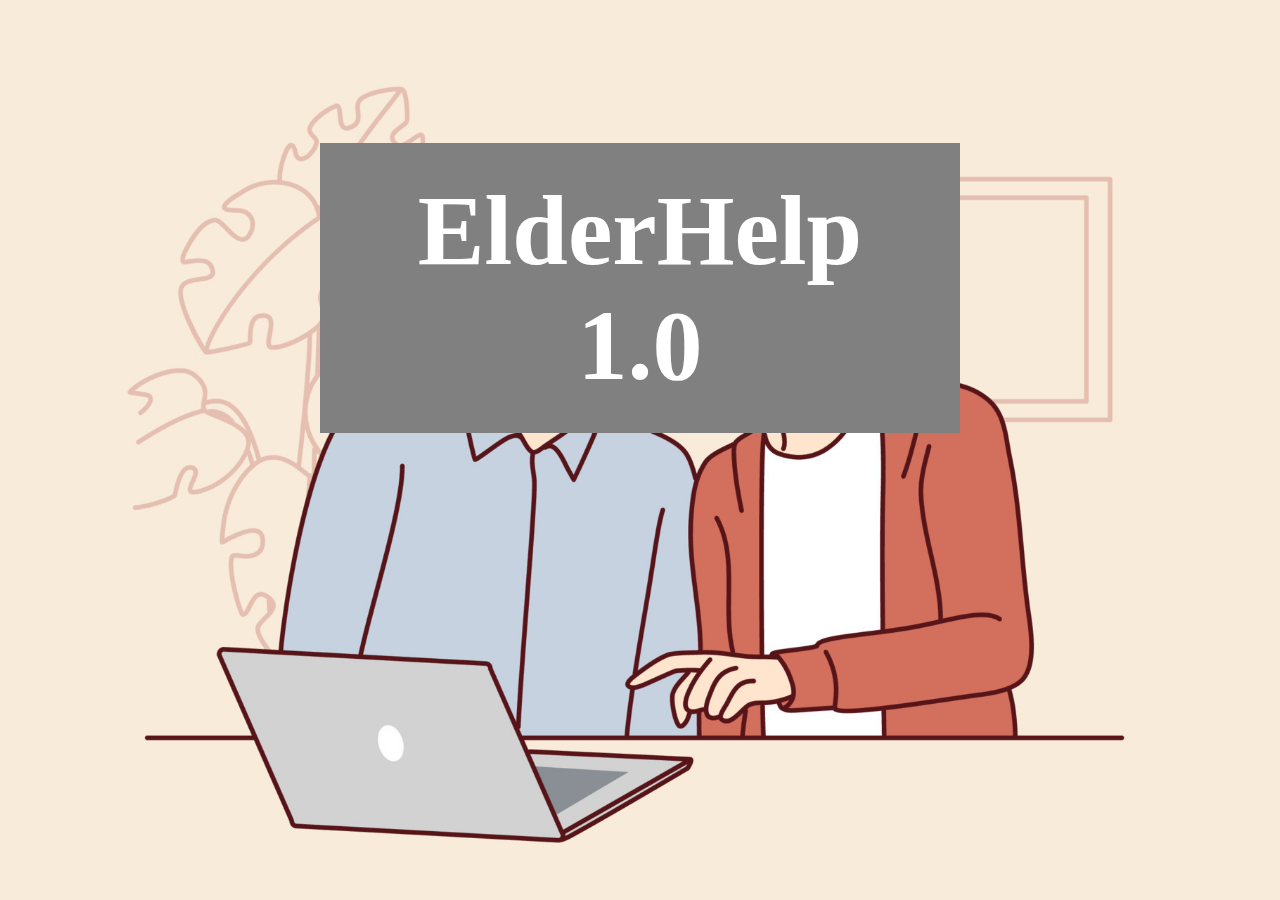
<file: docs/index.html>
<!DOCTYPE html>
<html lang="en">

<head>
    <meta charset="UTF-8">
    <meta name="viewport" content="width=device-width, initial-scale=1.0">
    <link rel="stylesheet" href="static/css/styles.css">
    <title class="head">ElderHelp</title>
    <style>
    body {
      background-image: url('static/css/img_bg.jpg');
      background-repeat: no-repeat;
      background-attachment: fixed;
      background-size: cover;
      background-position: center;
    }

    .fade-in {
        opacity: 0;
        transition: opacity 1s ease-in-out;
    }

    .fade-in-slow {
        opacity: 0;
        transition: opacity 2s ease-in-out;
    }

    .fade-in.active {
        opacity: 1;
    }

    .fade-in-slow.active {
        opacity: 1;
    }

    body, html {
      height: 100%;
      margin: 0;
    }
    .container {
      position: sticky;
      height: 100%;
    }

    .centered-div {
      position: absolute;
      top: 50%;
      left: 50%;
      transform: translate(-50%, -50%);
      background-color: grey;
      padding: 20px;
    }

    .continue_button {
            position: relative;
            background-color: grey;
            border-radius: 10px;
            border: none;
            color: white;
            padding: 15px 32px;
            text-align: center;
            text-decoration: none;
            display: inline-block;
            font-size: 15px;
            margin: 20px 20px;
            cursor: pointer;
    }

  </style>
    <script>
        document.addEventListener("DOMContentLoaded", function() {
            document.querySelector(".fade-in").classList.add("active");
            setTimeout(function() {
                document.querySelector(".fade-in-slow").classList.add("active");
            }, 1000);
        });
    </script>
</head>

<body>

    <br><br><br><br><br><br><br><br><br><br><br><br><br><br><br><br>

    <div class="fade-in">
        <div class="container">
            <div class="centered-div">
                <h1 class="head">ElderHelp 1.0</h1>
            </div>
        </div>
    </div>
    <br><br><br><br><br><br><br><br>
    <div class="fade-in-slow">
        <button class="continue_button" onclick="next()"> Continue </button>
    </div>

    <br><br><br><br><br><br><br><br>
    <script>
        function next() {
            window.location.href = "main.html";
        }

    </script>
    <script src="static/js/scripts.js"></script>

</body>

</html>
</file>
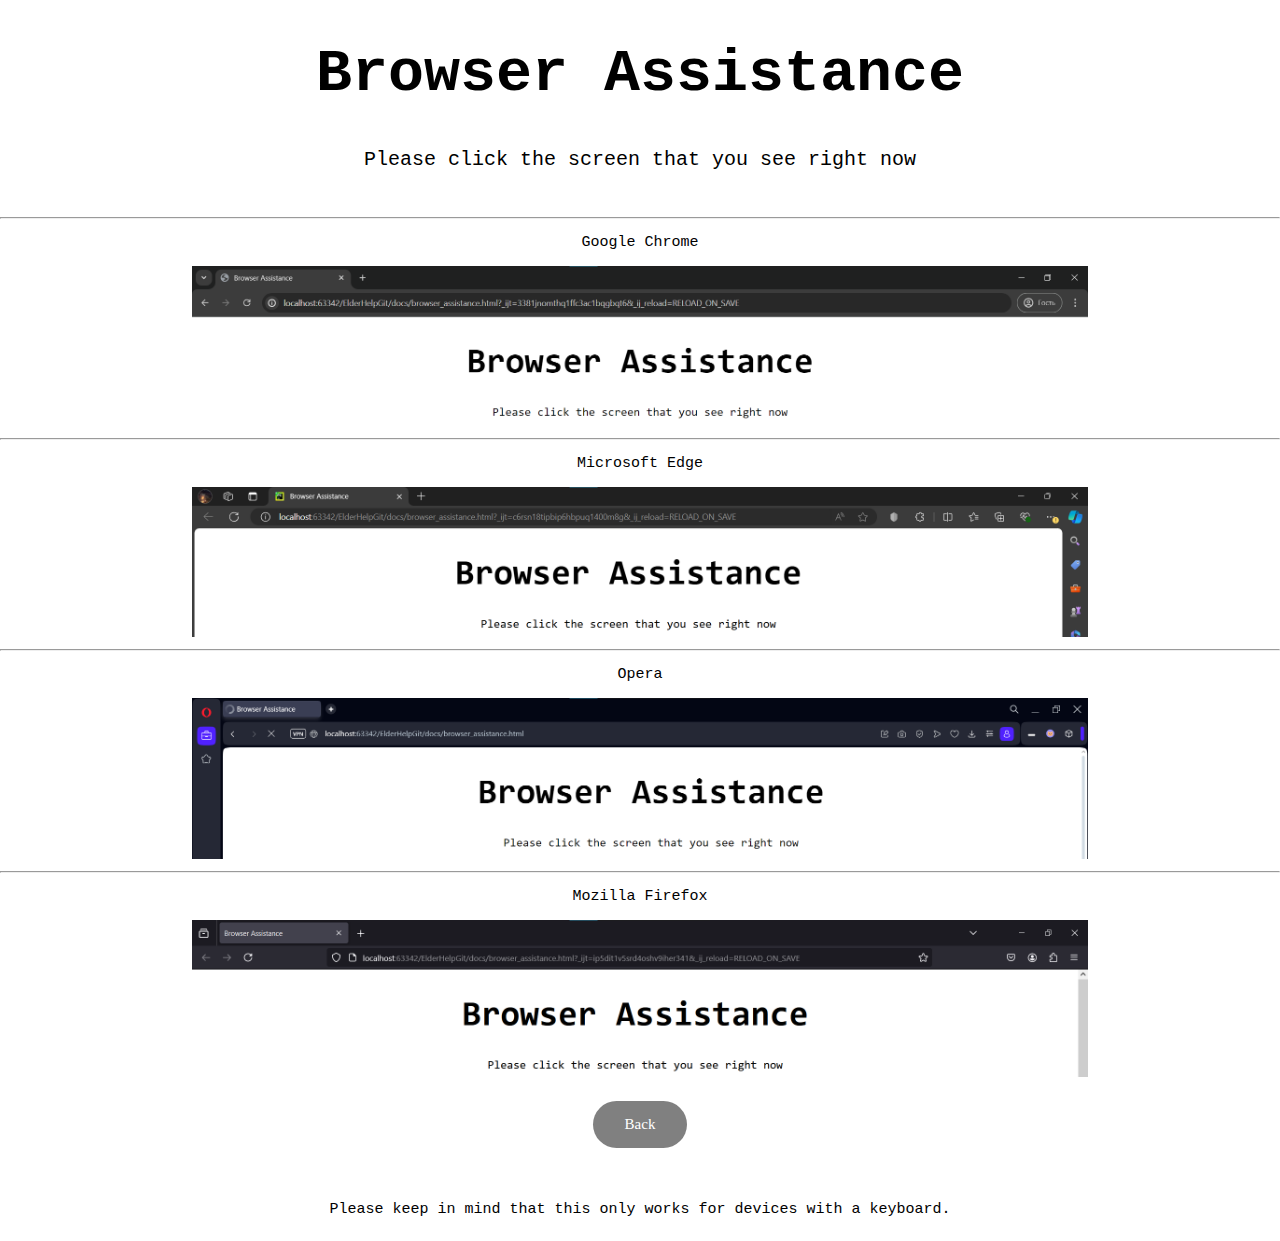
<file: docs/browser_assistance.html>
<!DOCTYPE html>
<html lang="en">
<head>
    <meta charset="UTF-8">
    <meta name="viewport" content="width=device-width, initial-scale=1.0">
    <link rel="stylesheet" href="static/css/styles.css">
    <title>Browser Assistance</title>
</head>
<body>
<h1 style="font-family: Monospace, Monaco; font-size: 60px;"> Browser Assistance</h1>
<p style="font-family: Monospace, Monaco; font-size: 20px;"> Please click the screen that you see right now </p>
<br>
<HR>
<p style="font-family: Monospace, Monaco; font-size: 15px;"> Google Chrome </p>
<img src="data/images/GC.png" onclick="GoogleChrome()" width=70%>
<br>
<HR>
<p style="font-family: Monospace, Monaco; font-size: 15px;" onclick="MSEdge()"> Microsoft Edge </p>
<img src="data/images/ME.png" width=70%>
<br>
<HR>
<p style="font-family: Monospace, Monaco; font-size: 15px;" onclick="Opera()"> Opera </p>
<img src="data/images/OP.png" width=70%>
<br>
<HR>
<p style="font-family: Monospace, Monaco; font-size: 15px;" onclick="MozillaFirefox()"> Mozilla Firefox </p>
<img src="data/images/MF.png" width=70%>


<br>
<button class="button" onclick="back()" style="background-color: gray; color: white;"> Back </button>
<br><br>

<p style="font-family: Monospace, Monaco; font-size: 15px;"> Please keep in mind that this only works for devices with a keyboard.</p>

<script>
    function GoogleChrome() {
        window.location.href = "GC.html";
    }
    function MSEdge() {
        window.location.href = "ME.html";
    }
    function MozillaFirefox() {
        window.location.href = "MF.html";
    }
    function Opera() {
        window.location.href = "OP.html";
    }
    function back() {
        window.location.href = "main.html";
    }
</script>
</body>
</html>
</file>
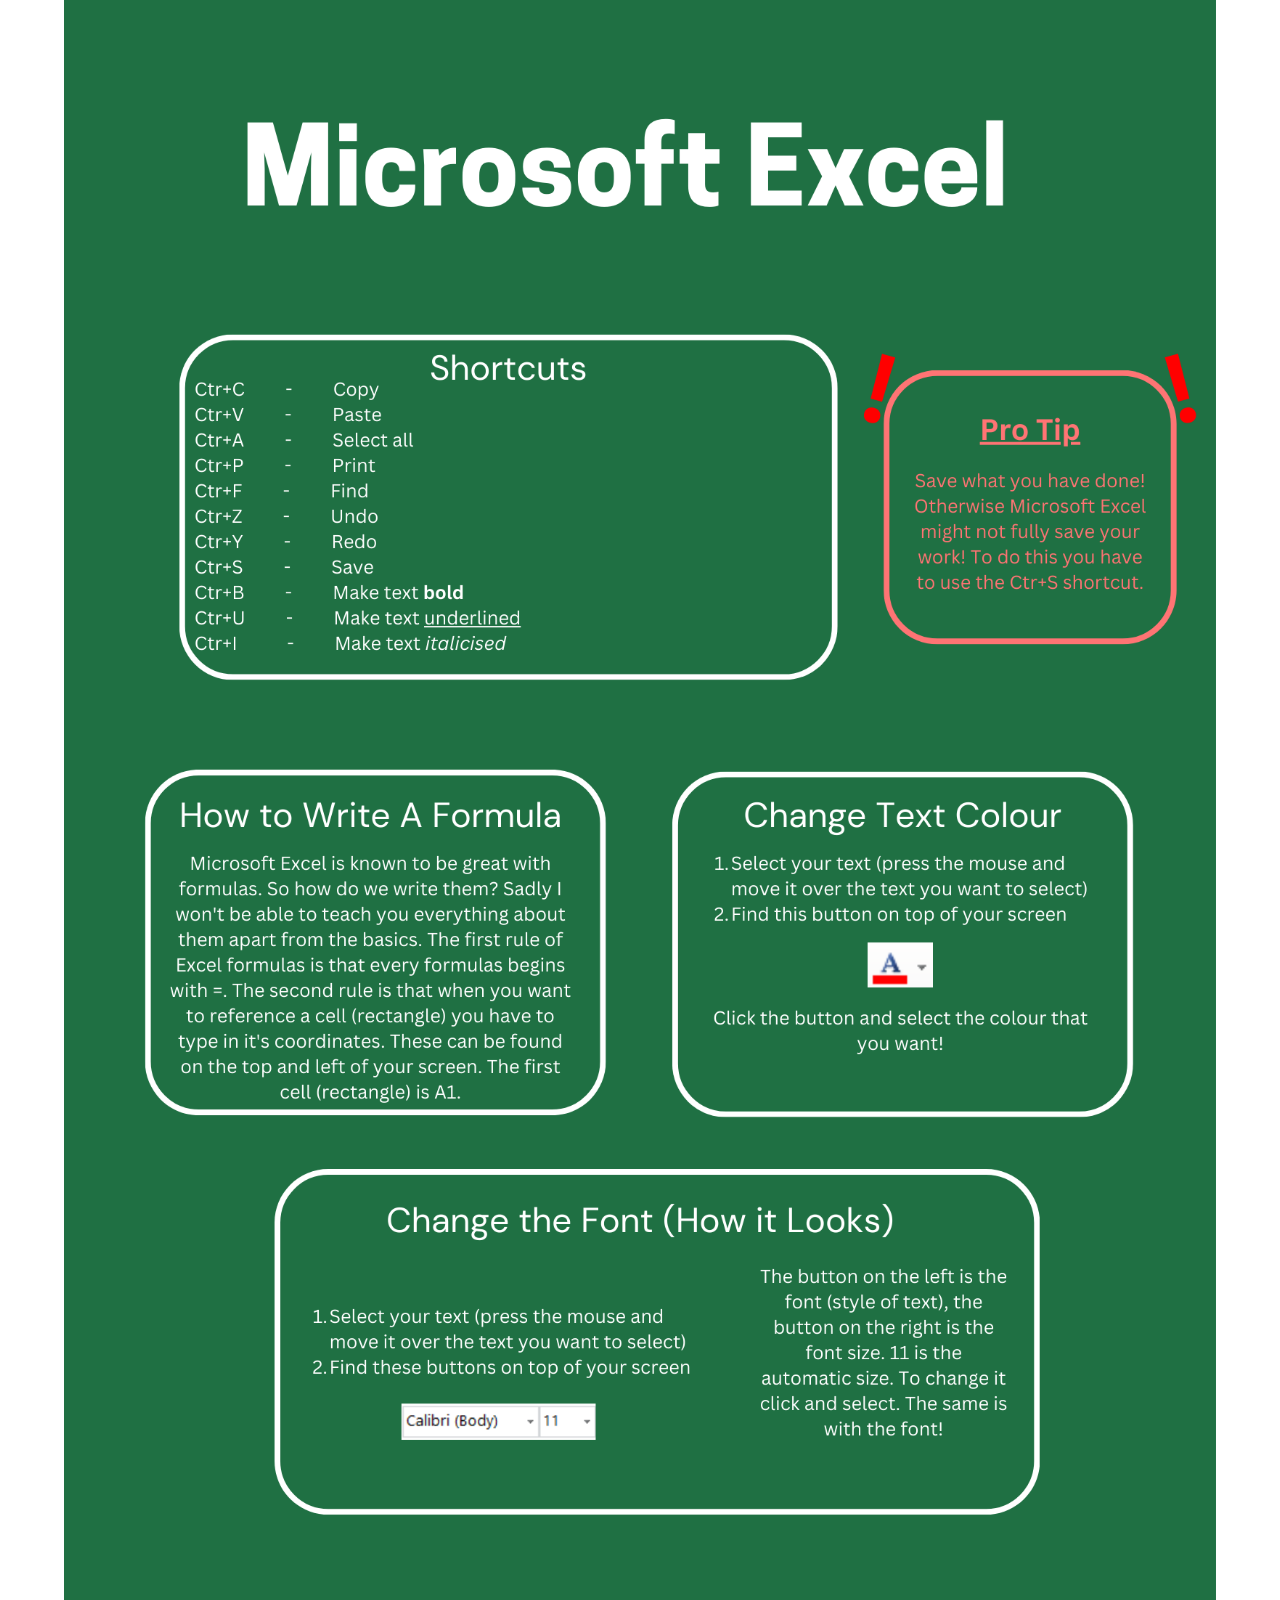
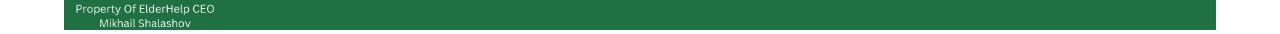
<file: docs/excel.html>
<!DOCTYPE html>
<html lang="en">
<head>
    <meta charset="UTF-8">
    <link rel="stylesheet" href="static/css/styles.css">
    <title>Excel</title>
</head>
<body>
    <img src="data/images/MSExcelCS.png" width="90%" height="60%">
    <br>
</body>
</html>
</file>
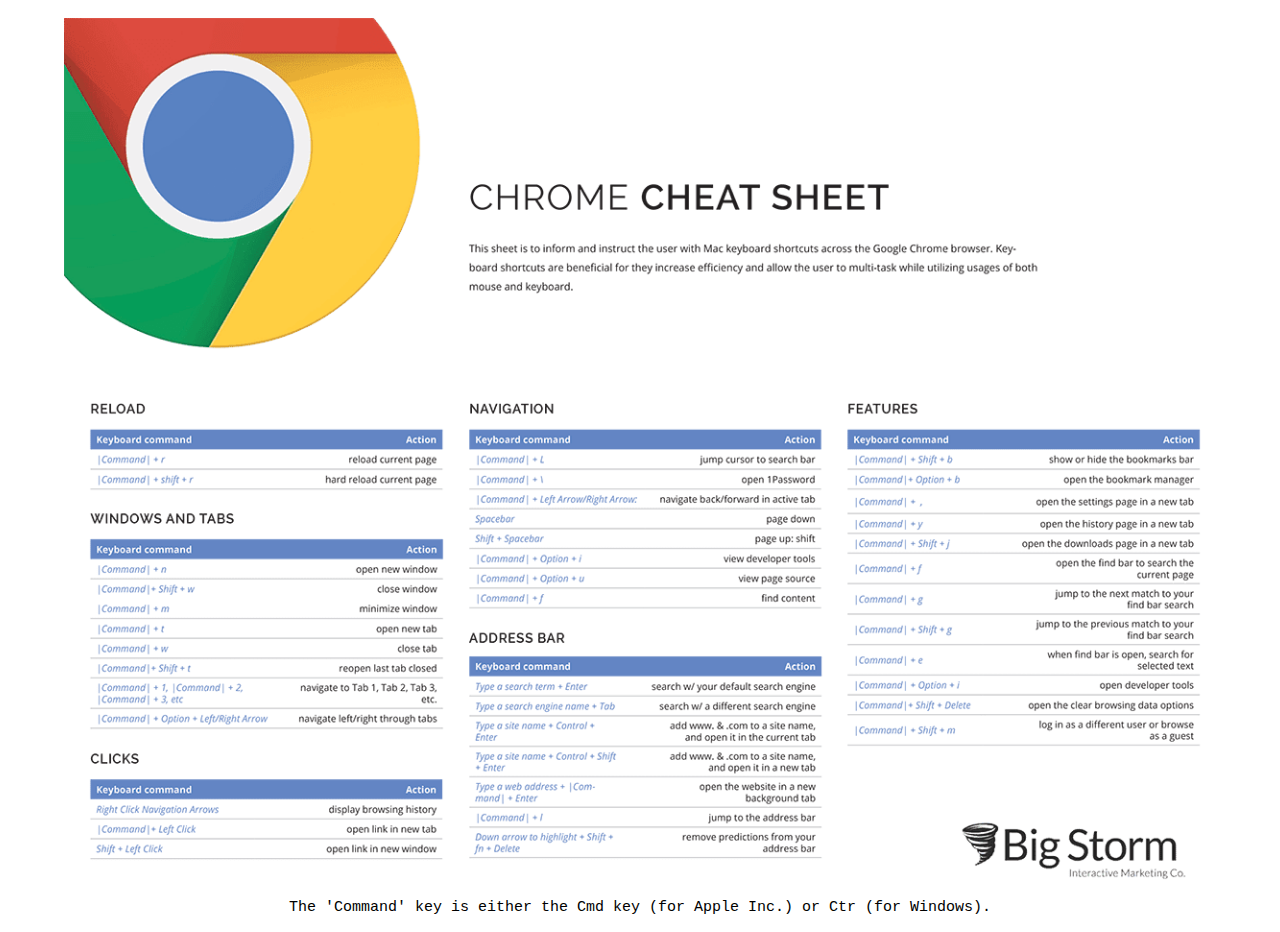
<file: docs/GC.html>
<!DOCTYPE html>
<html lang="en">
<head>
    <meta charset="UTF-8">
    <link rel="stylesheet" href="static/css/styles.css">
    <title>Google Chrome</title>
</head>
<body>
    <br>
    <img src="data/images/GCCS.png" width="90%" height="60%">
    <br>
    <p style="font-family: Monospace, Monaco; font-size: 15px;"> The 'Command' key is either the Cmd key (for Apple Inc.) or Ctr (for Windows). </p>

</body>
</html>
</file>
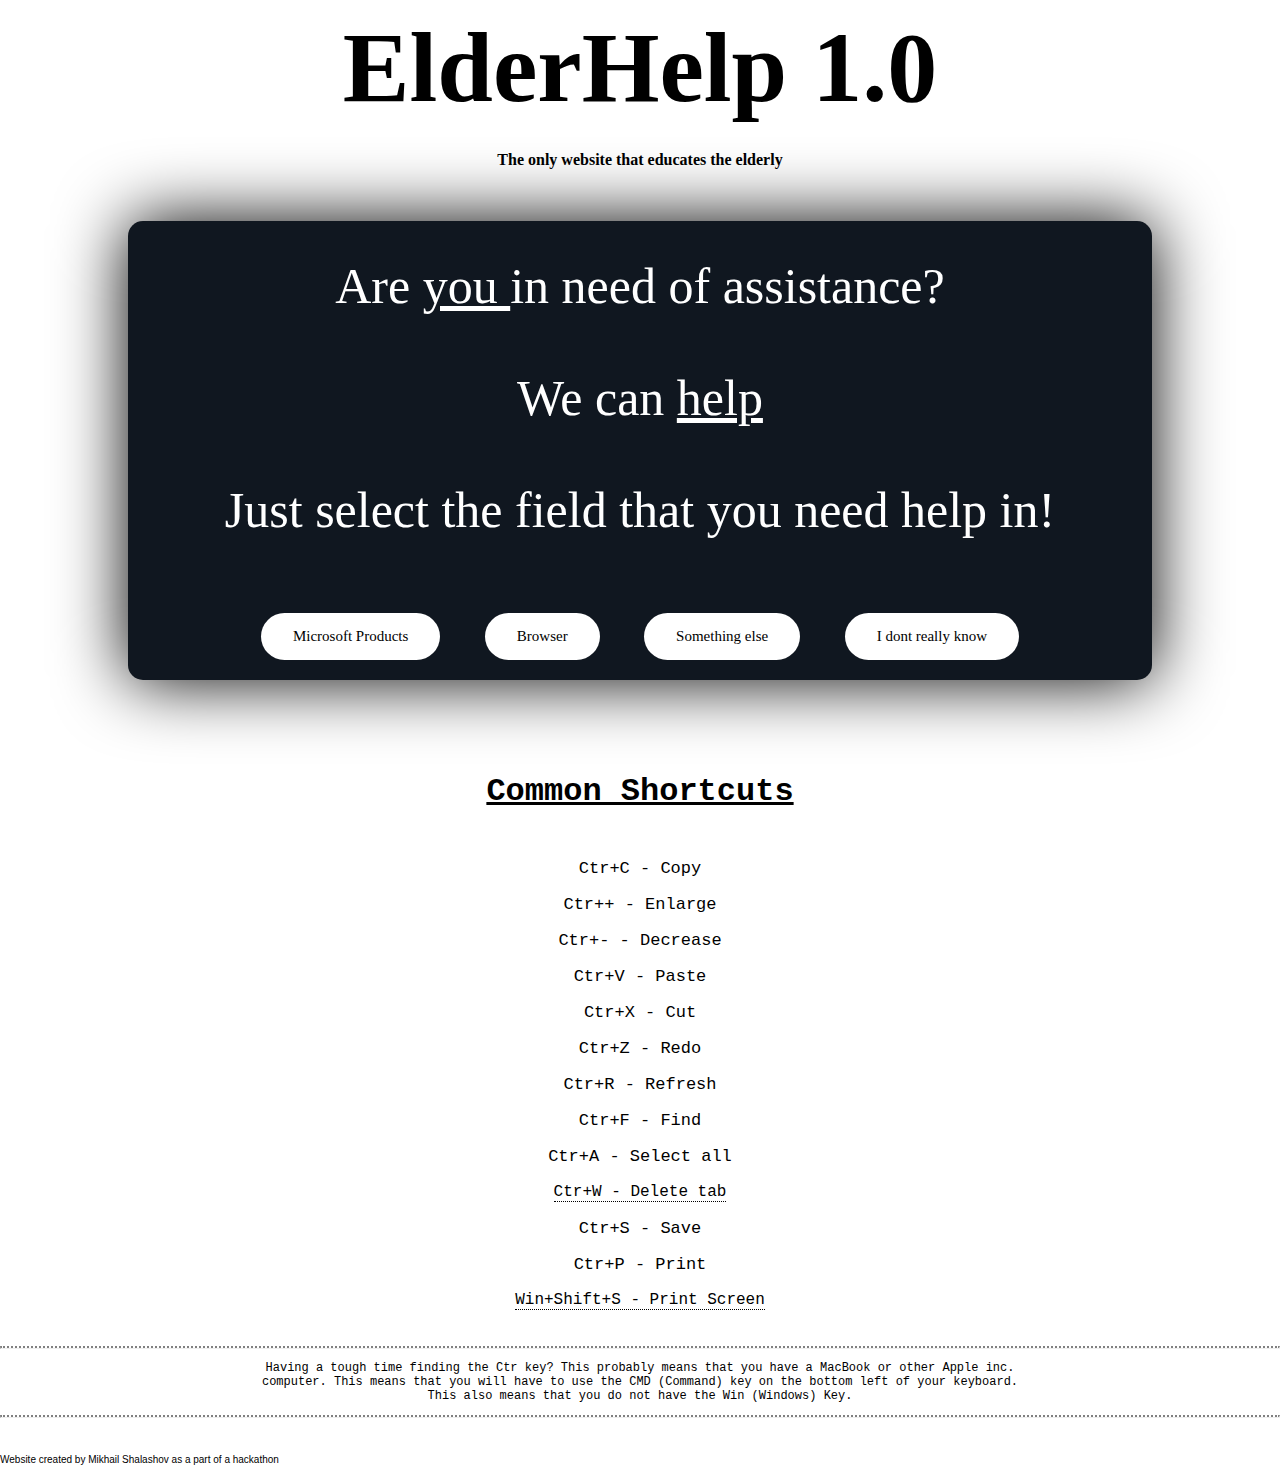
<file: docs/main.html>
<!DOCTYPE html>
<html lang="en">

<head>
    <meta charset="UTF-8">
    <meta name="viewport" content="width=device-width, initial-scale=1.0">
    <link rel="stylesheet" href="static/css/styles.css">
    <title class="head">ElderHelp</title>
    <link rel="icon" href="docs/logo.ico" type="image/x-icon">
    <style>

    body, html {
      height: 100%;
      margin: 0;
      background-color: white;
      background-color: white;
    }

    .bottom {
        background-color: #ffffff;
        padding; 100px 100px;
        max-width: 60%;
        margin: auto;
        z-index: 1;
    }

    .d {
        font-size: 17px;
        transition: font-size 0.1s text-decoration 0.2s;
        text-decoration: none;
        z-index: 2;
    }

    .d:hover {
        background-color: light-grey;
        font-size: 19px;
        text-decoration: underline;
    }

    .sub-container {
        box-shadow: 0px 0px 70px 0px #000000;
        max-width: 80%;
        margin-left: 10%;
        border-radius: 15px;
    }

    .list-container {
        background-color: #ffffff;
        display: inline-block;
        padding: 10px;
    }

  </style>
    <script>
        document.addEventListener("DOMContentLoaded", function() {
            document.querySelector(".fade-in").classList.add("active");
        });
    </script>
</head>

<body>
    <p class="head" style="color: black; font-size: 100px; "> <b> ElderHelp 1.0 </b> </p>
    <p style="font-family: Serif, Georgia;"> <b> The only website that educates the elderly</b> </p>
    <br><br>
    <div class="sub-container" style="background-color: #101720;">
        <br><br>
        <t class="sub"> &ensp;Are <u> you </u> in need of assistance?&ensp;</t> <br><br><br><br>
        <t class="sub" style="text-align: right;"> We can <u>help</u></t> <br><br><br><br>
        <t class="sub">Just select the field that you need help in!</t> <br><br>
        <script src="static/js/scripts.js"></script>
        <br> <br>
        <button style="z-index: 1;" class="button" id="MPButton"  onclick="MPJs()"> Microsoft Products </button>
        <button style="z-index: 2;" class="button" id="BrButton" onclick="BrJS()"> Browser </button>
        <button style="z-index: 1;" class="button" id="ElseButton" onclick="ElseJS()"> Something else </button>
        <button style="z-index: 2;" class="button" id="IDKButton" onclick="IDK()"> I dont really know </button>
    </div>
    <br> <br>
    <script>
        function MPJs() {
            window.location.href = "microsoft_assist.html";
        }
        function BrJS() {
            window.location.href = "browser_assistance.html";
        }
        function ElseJS() {
            alert('Clicked Else');
        }
        function IDK() {
            alert('IDK');
        }
    </script>

    <! SHORTCUTS>
    <br><br>
    <div class="list-div" style="font-family: Monospace, Monaco;">
        <h1 style="z-index: 1;"> <u> Common Shortcuts </u> </h1>

        <div id="list-container" class="list-container"></div>
    </div>

    <script>
        const dataList = [
            'Ctr+C - Copy',
            'Ctr++ - Enlarge',
            'Ctr+- - Decrease',
            'Ctr+V - Paste',
            'Ctr+X - Cut',
            'Ctr+Z - Redo',
            'Ctr+R - Refresh',
            'Ctr+F - Find',
            'Ctr+A - Select all',
            'Ctr+W - Delete tab',
            'Ctr+S - Save',
            'Ctr+P - Print',
            'Win+Shift+S - Print Screen'
        ];

        const exceptions = [
            9,
            12
        ];

        const exception_phrases = [
            'A tab is the window that you see on your browser.',
            'The "Win" (Windows) key is located on the bottom left of your keyboard.'
        ];

        const container = document.getElementById('list-container');


        function insertData(list) {
            list.forEach(item => {
                let index = dataList.indexOf(item);

                if (exceptions.includes(index)) {
                    const b = document.createElement('div');
                    b.setAttribute('class', 'tooltip');
                    b.textContent = item;

                    const span = document.createElement('span');
                    span.setAttribute('class', 'tooltiptext');
                    span.textContent = exception_phrases[exceptions.indexOf(index)];
                    span.setAttribute('style', 'font-family: Sans-serif, Verdana;');
                    b.appendChild(span);

                    container.appendChild(b);
                    container.appendChild(document.createElement('br'));

                } else {
                    const b = document.createElement('p');
                    b.textContent = item;
                    b.setAttribute('class', 'd');
                    container.appendChild(b);
                }
            });
        }
        insertData(dataList);
    </script>

    <br>
    <HR style="border-top: dotted 2px; z-index: 0;">

    <div class="bottom" style="font-family: Monospace, Monaco; font-size: 12px;">
        <p style="z-index: 1;"> Having a tough time finding the Ctr key? This probably
        means that you have a MacBook or other Apple inc.
        computer. This means that you will have to use the CMD
        (Command) key on the bottom left of your keyboard.
        This also means that you do not have the Win (Windows)
        Key.  </p>

    </div>

    <HR style="border-top: dotted 2px;">

    <br>

    <div>
        <p style="text-align: left; font-size: 10px;"> Website created by Mikhail Shalashov as a part of a hackathon</p>
    </div>
</body>

</html>
</file>
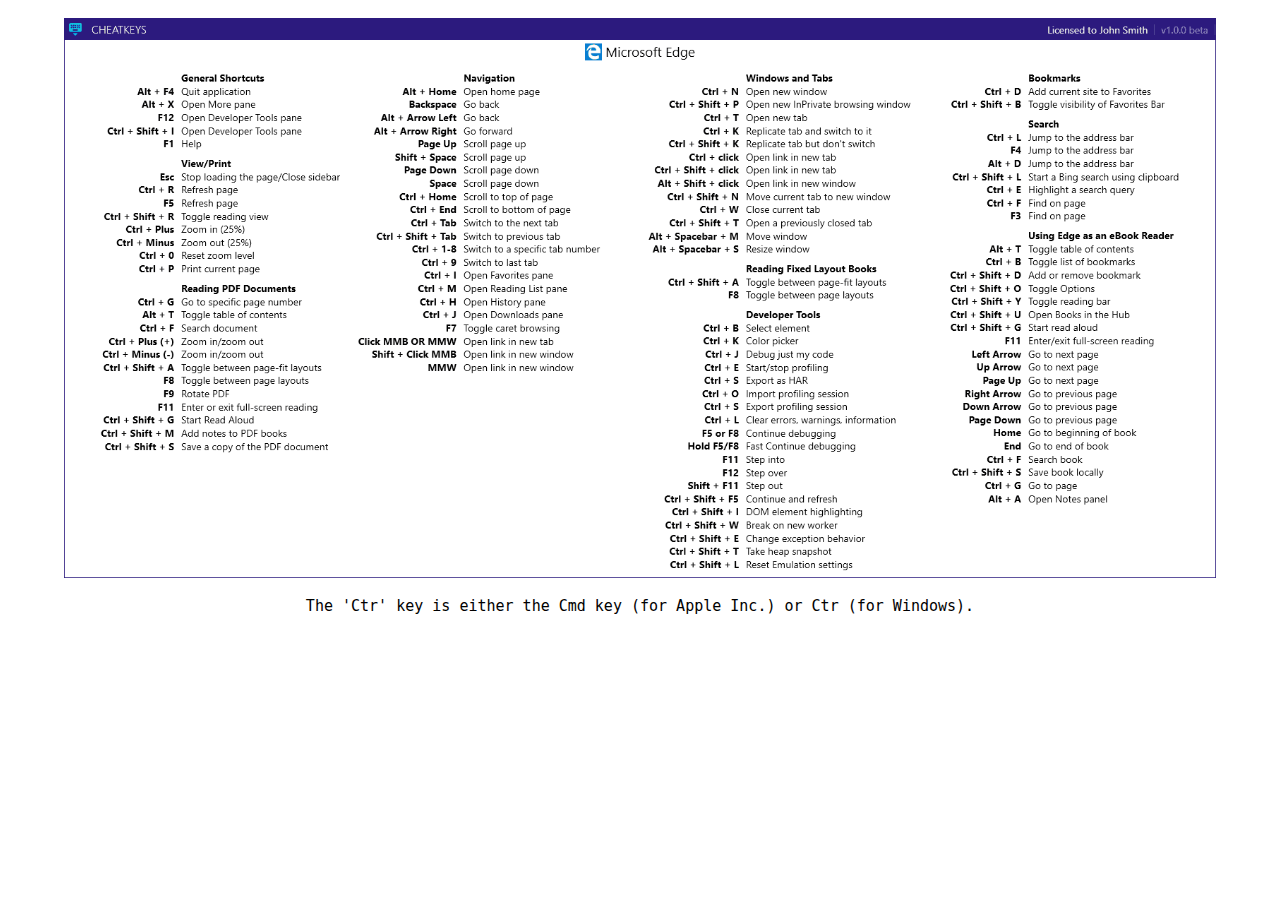
<file: docs/ME.html>
<!DOCTYPE html>
<html lang="en">
<head>
    <meta charset="UTF-8">
    <link rel="stylesheet" href="static/css/styles.css">
    <title>Microsoft Edge</title>
</head>
<body>
    <br>
    <img src="data/images/MECS.png" width="90%" height="60%">
    <br>
    <p style="font-family: Monospace, Monaco; font-size: 15px;"> The 'Ctr' key is either the Cmd key (for Apple Inc.) or Ctr (for Windows). </p>

</body>
</html>
</file>
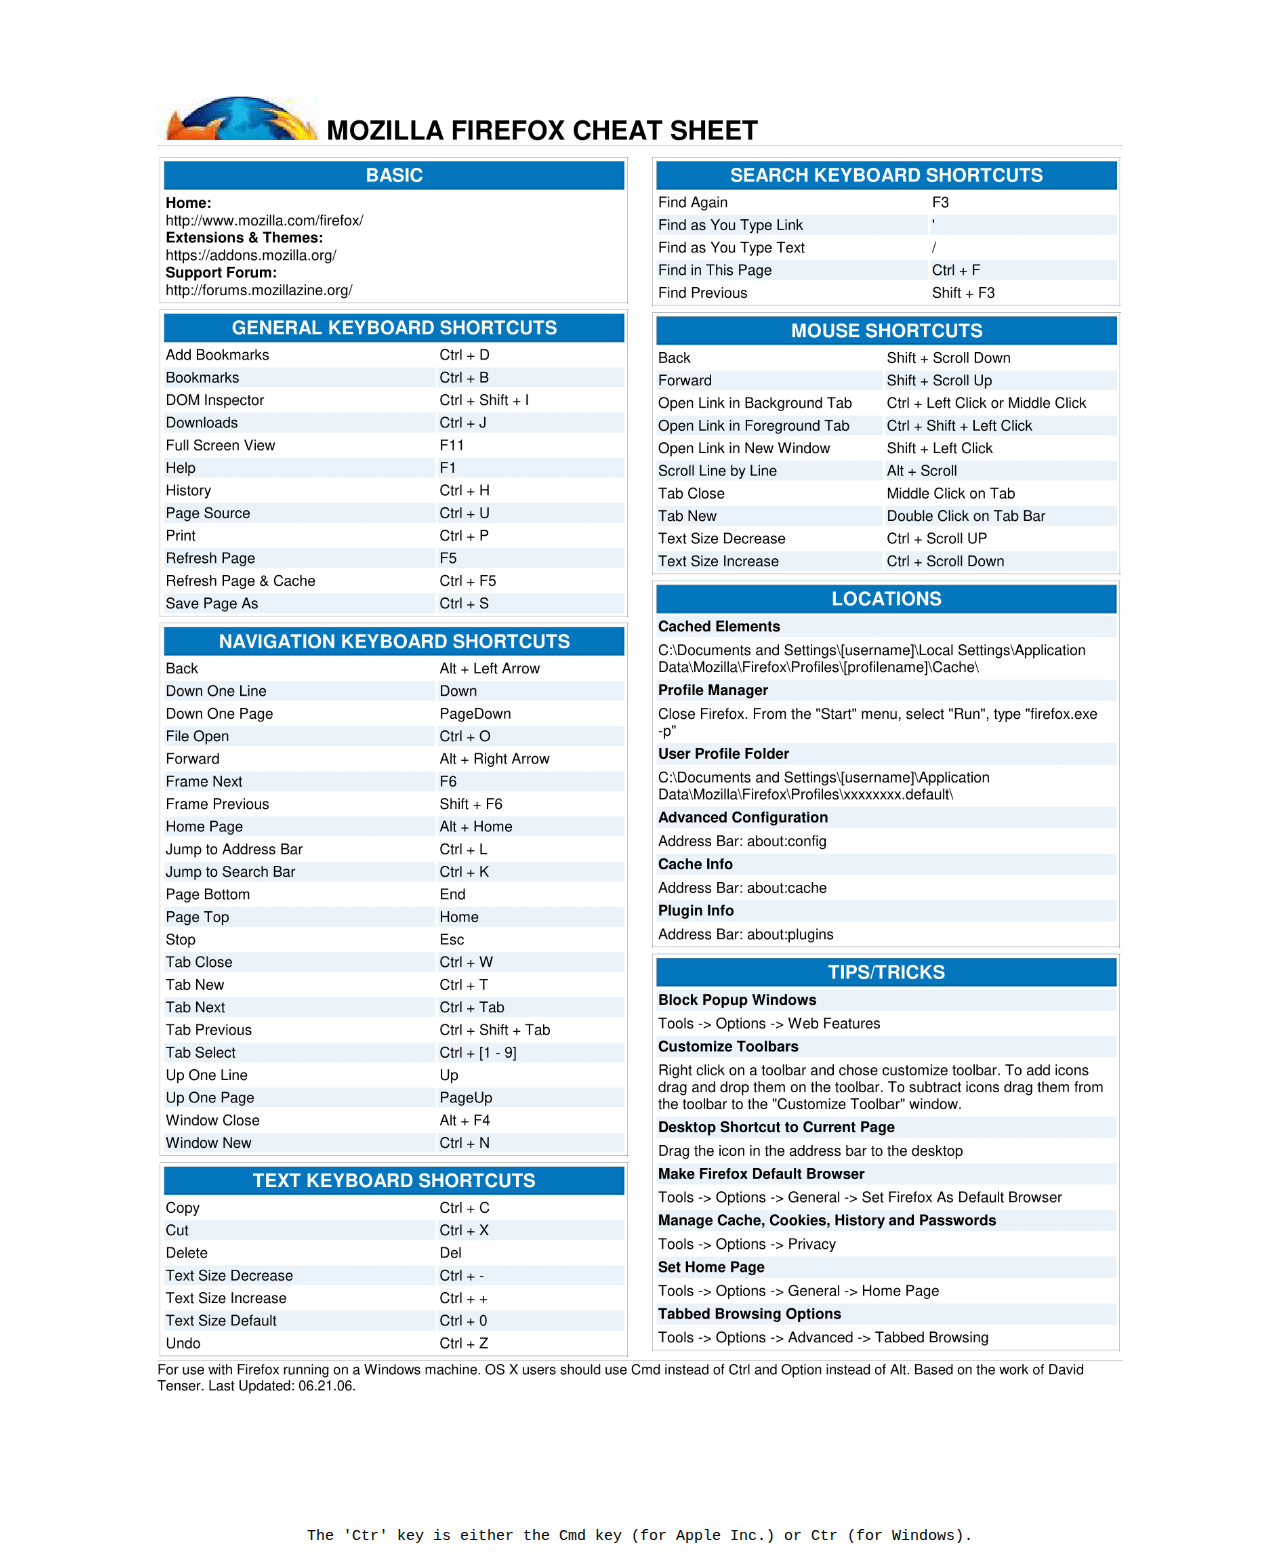
<file: docs/MF.html>
<!DOCTYPE html>
<html lang="en">
<head>
    <meta charset="UTF-8">
    <link rel="stylesheet" href="static/css/styles.css">
    <title>Google Chrome</title>
</head>
<body>
    <br>
    <img src="data/images/MFCS.png" width="90%" height="60%">
    <br>
    <p style="font-family: Monospace, Monaco; font-size: 15px;"> The 'Ctr' key is either the Cmd key (for Apple Inc.) or Ctr (for Windows). </p>

</body>
</html>
</file>
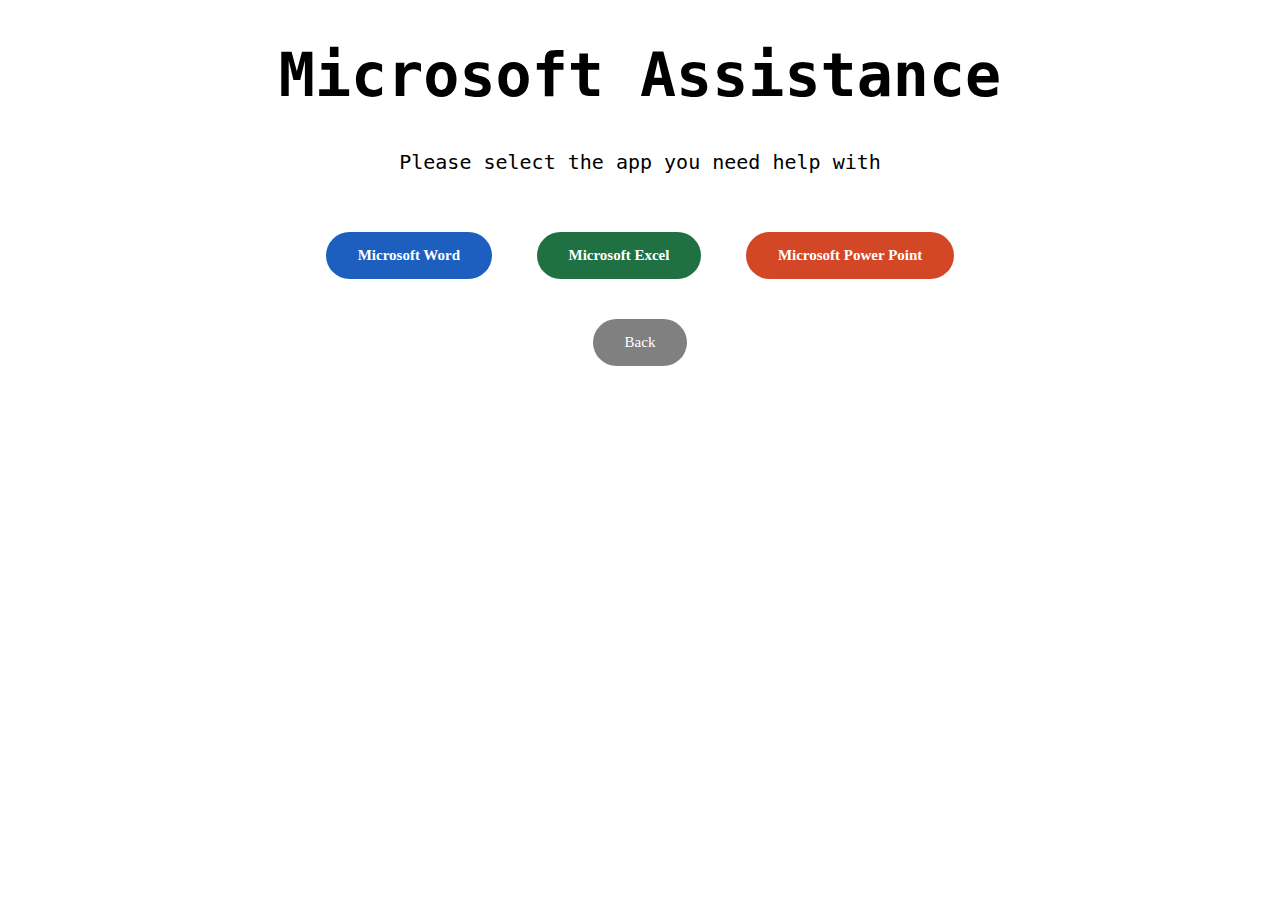
<file: docs/microsoft_assist.html>
<!DOCTYPE html>
<html lang="en">
<head>
    <meta charset="UTF-8">
    <meta name="viewport" content="width=device-width, initial-scale=1.0">
    <link rel="stylesheet" href="static/css/styles.css">
    <title>Microsoft Assistance</title>
</head>
<body>
<h1 style="font-family: Monospace, Monaco; font-size: 60px;"> Microsoft Assistance</h1>
<p style="font-family: Monospace, Monaco; font-size: 20px;"> Please select the app you need help with </p>
<br>
<button class="button" style="background-color: #1C5FBF; color: white;" onclick="MSWord()"> <b> Microsoft Word </b> </button>
<button class="button" style="background-color: #1F7043; color: white;" onclick="MSExcel()"> <b> Microsoft Excel </b> </button>
<button class="button" style="background-color: #D34726; color: white;" onclick="MSPowerPoint()"> <b> Microsoft Power Point </b> </button>
<br>
<button class="button" onclick="back()" style="background-color: gray; color: white;"> Back </button>

<script>
    function MSWord() {
        window.location.href = "word.html";
    }
    function MSExcel() {
        window.location.href = "excel.html";
    }
    function MSPowerPoint() {
        window.location.href = "power_point.html";
    }
    function back() {
        window.location.href = "main.html";
    }
</script>
</body>
</html>
</file>
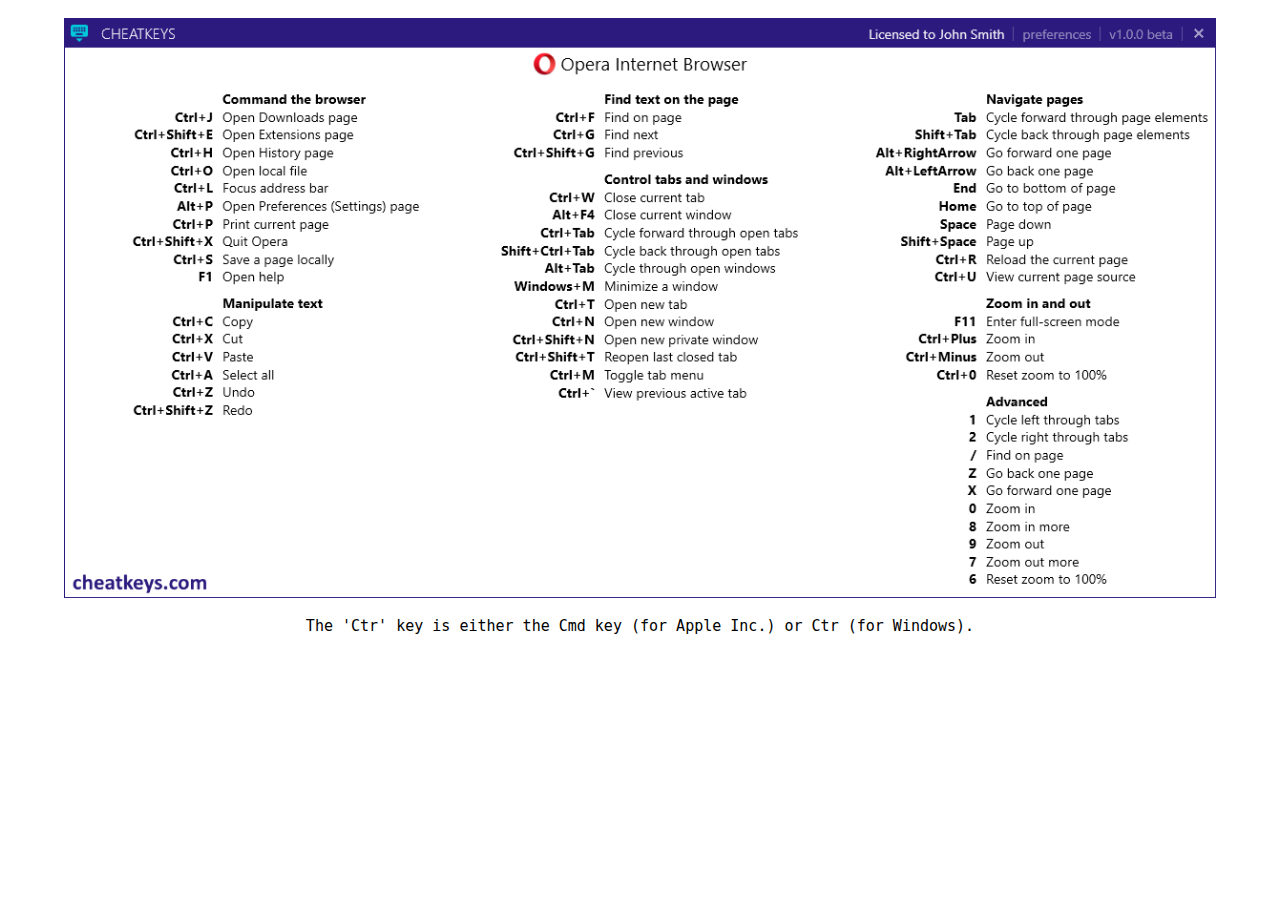
<file: docs/OP.html>
<!DOCTYPE html>
<html lang="en">
<head>
    <meta charset="UTF-8">
    <link rel="stylesheet" href="static/css/styles.css">
    <title>Opera</title>
</head>
<body>
    <br>
    <img src="data/images/OPCS.png" width="90%" height="60%">
    <br>
    <p style="font-family: Monospace, Monaco; font-size: 15px;"> The 'Ctr' key is either the Cmd key (for Apple Inc.) or Ctr (for Windows). </p>

</body>
</html>
</file>
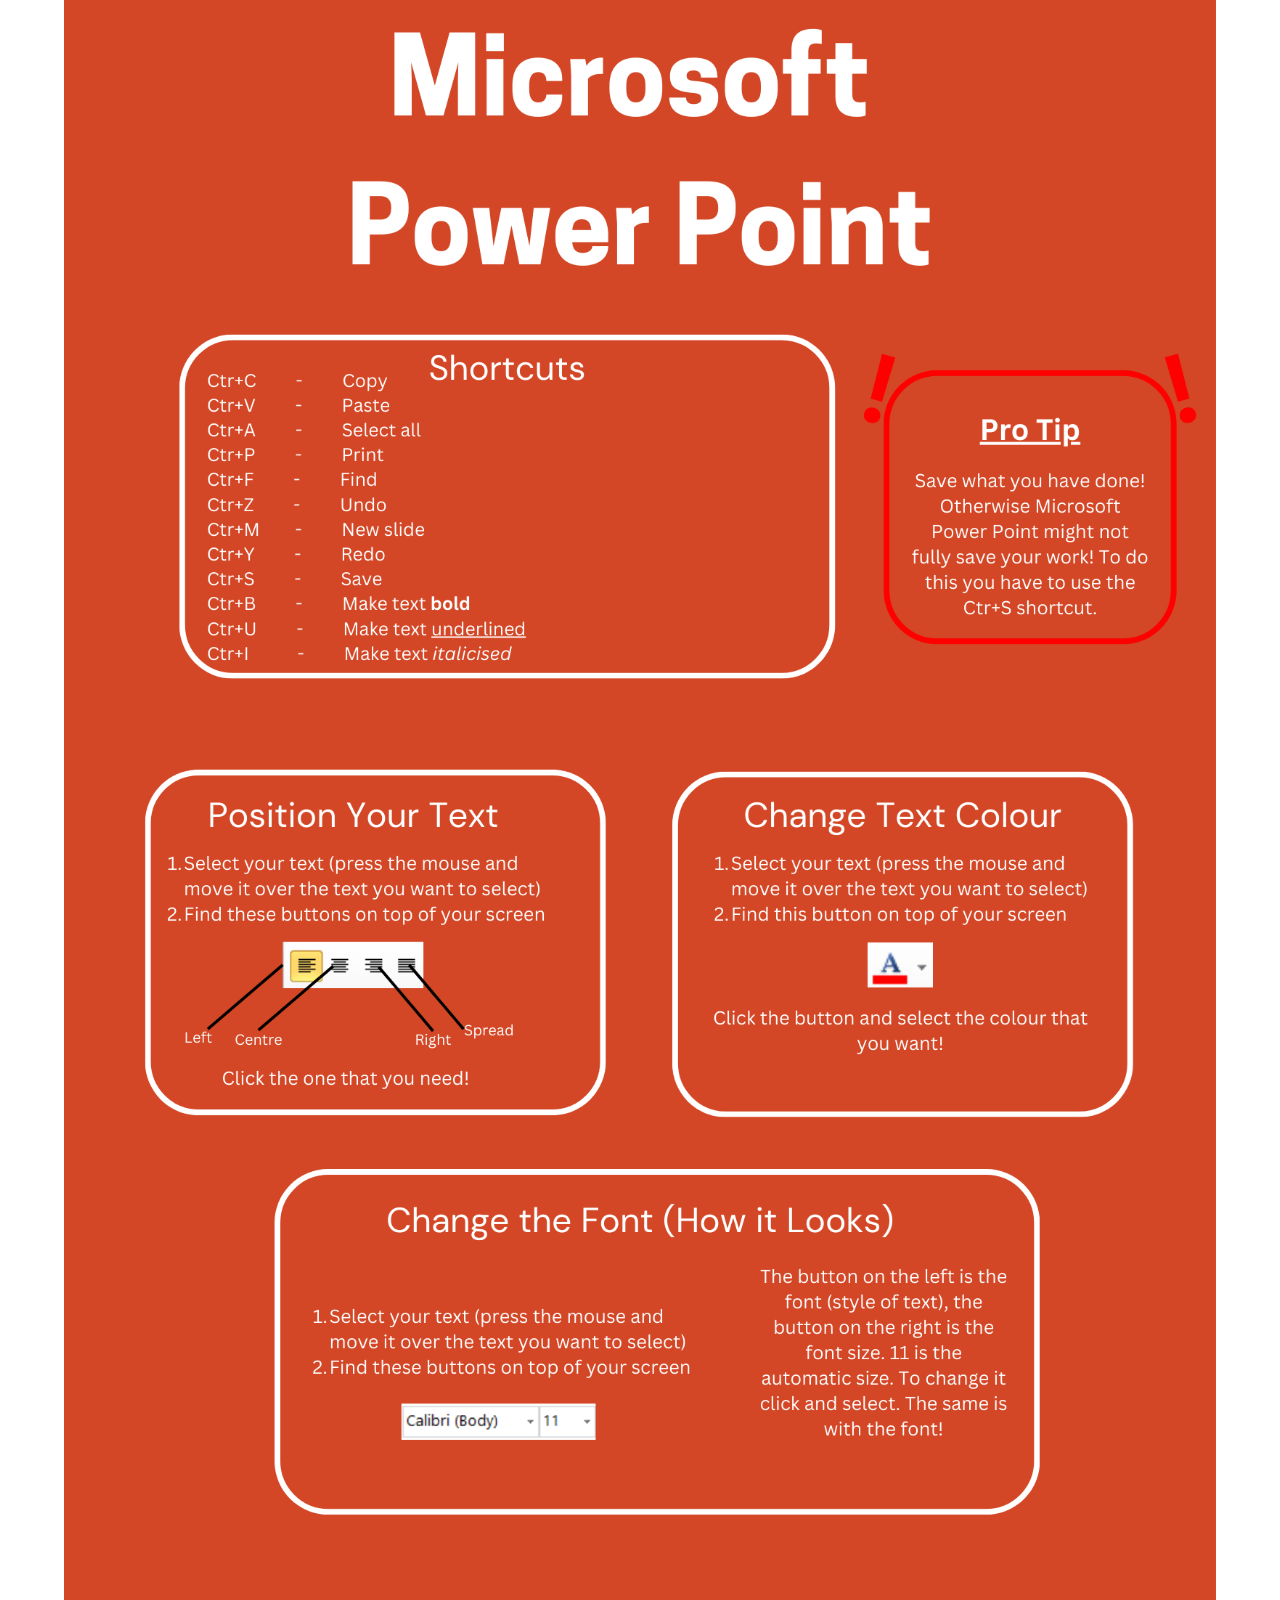
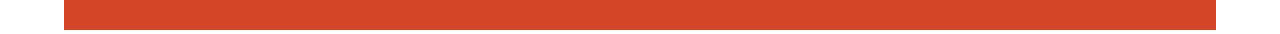
<file: docs/power_point.html>
<!DOCTYPE html>
<html lang="en">
<head>
    <meta charset="UTF-8">
    <link rel="stylesheet" href="static/css/styles.css">
    <title>Power Point</title>
</head>
<body>
    <img src="data/images/MSPower_PointCS.png" width="90%" height="60%">
    <br>

</body>
</html>
</file>
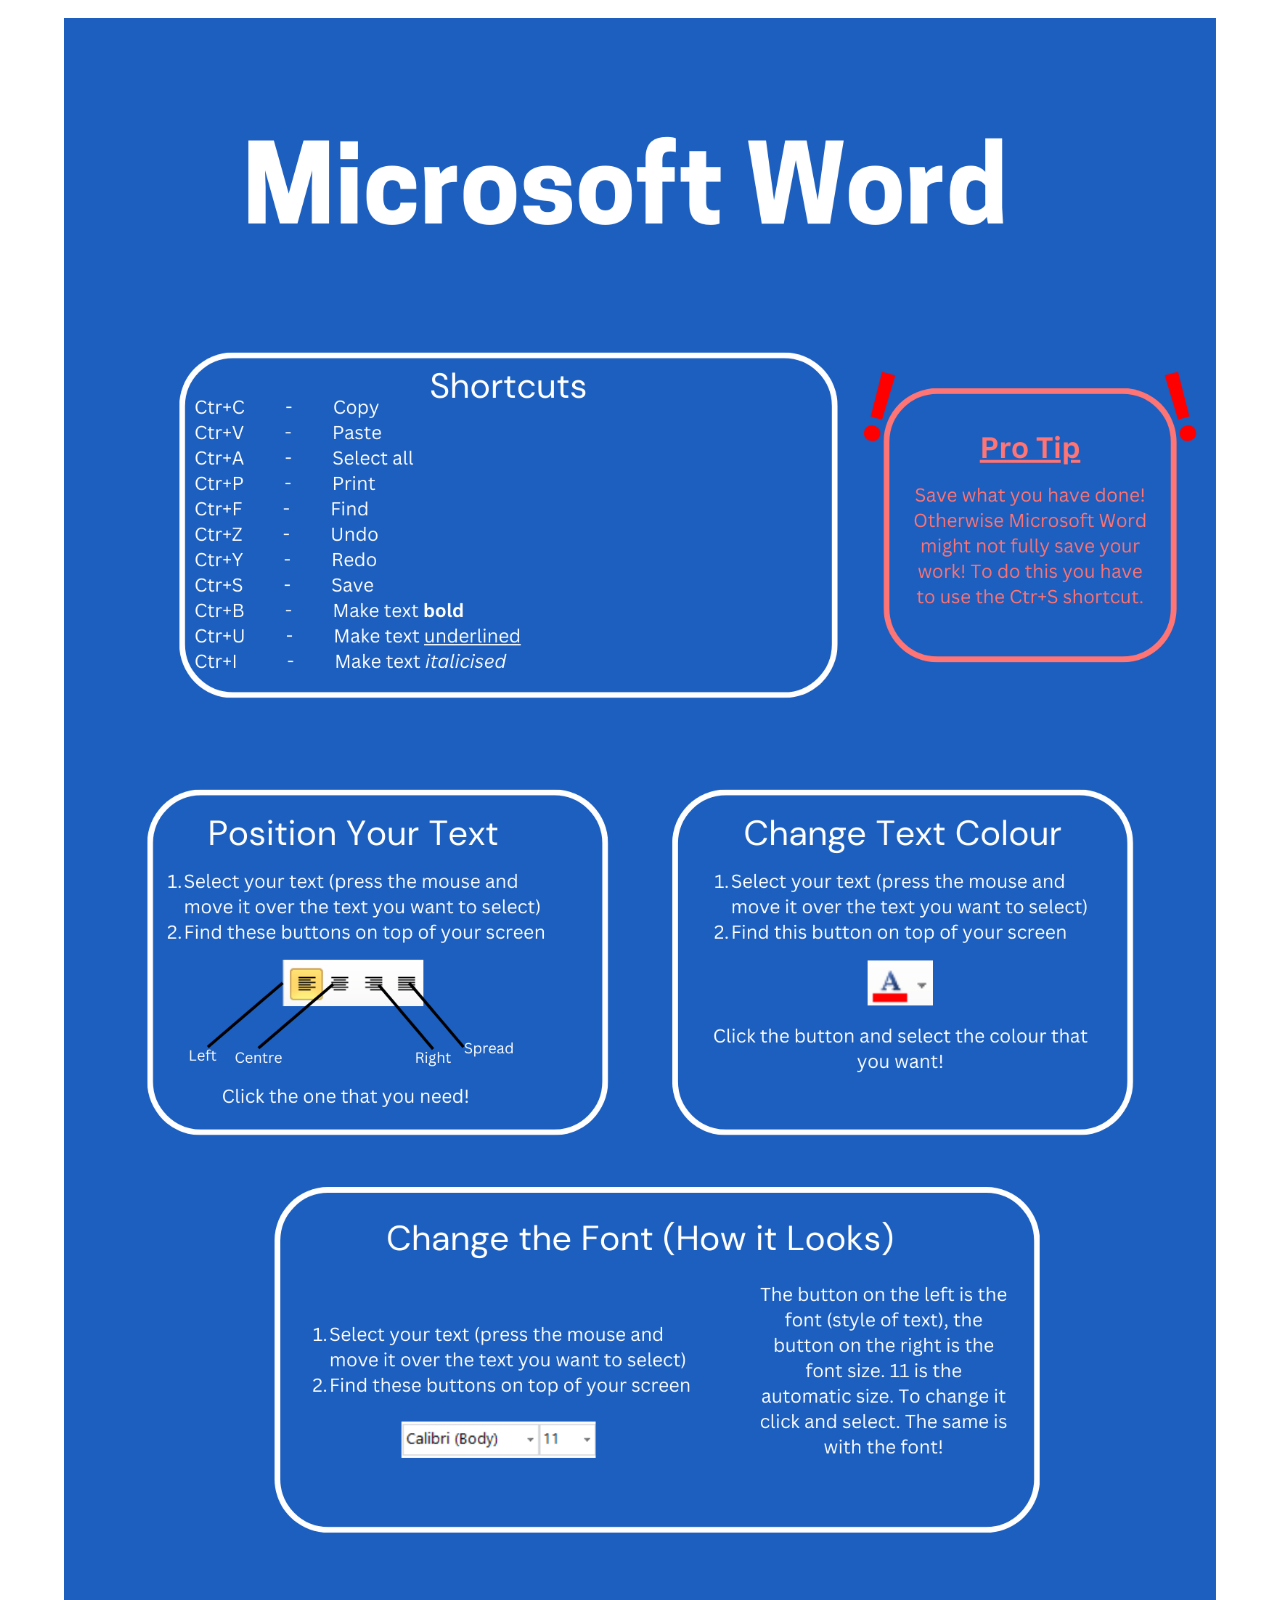
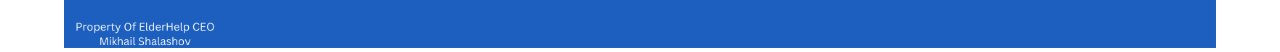
<file: docs/word.html>
<!DOCTYPE html>
<html lang="en">
<head>
    <meta charset="UTF-8">
    <link rel="stylesheet" href="static/css/styles.css">
    <style>
        .body {
            background-color: blacksss;
        }
    </style>
    <title>Microsoft Word</title>
</head>
<body>
    <br>
    <img src="data/images/MSWordCS.png" width="90%" height="60%">

</body>
</html>
</file>
<file: docs/static/css/styles.css>
body {
    font-family: Arial, sans-serif;
    margin: 0;
    padding: 0;
    text-align: center;
}

.sub {
    font-size: 50px;
    font-family: Fantasy, Copperplate;
    text-align: left;
    color: white;
}

.button {
  background-color: #ffffff;
  font-family: Serif, Georgia;
  border-radius: 50px;
  border: none;
  color: black;
  padding: 15px 32px;
  text-align: center;
  text-decoration: none;
  display: inline-block;
  font-size: 15px;
  margin: 20px 20px;
  cursor: pointer;
  transition: width 0.5s, background-color 0.2s, font-size 0.5s, box-shadow 1s;
}

.fade-in {
    opacity: 0;
    transition: opacity 1s ease-in-out;
}

.fade-in.active {
    opacity: 1;
}

.button:hover {
        padding: 15px 50px;
        background-color: #6c6da6;
        font-size: 100%;
        color: white;
        box-shadow: 0px 0px 50px 0px rgba(255, 255, 255, 0.5);
}

.head {
    color: #ffffff;
    font-family: 'Brush Script MT', cursive;
    font-size: 100px;
    margin: auto;
    padding: 10px;
}

form {
    margin: 20px 0;
}

.center {
  border: 5px solid;
  margin: auto;
  width: 50%;
  padding: 10px;
}

.indented_button {
  border: none;
  color: grey;
  padding: 5px 5px;
  text-align: center;
  text-decoration: none;
  display: inline-block;
  font-size: 12px;
  margin: 5px 5px;
  cursor: pointer;
}

.img {
    align:center;
}

.b {
    font-family: Arial, sans-serif;
    text-align: center;
}

.highlight {
    color: red;
}

.tooltip {
  position: relative;
  display: inline-block;
  border-bottom: 1px dotted black;
}

.tooltip .tooltiptext {
  visibility: hidden;
  width: 140px;
  background-color: grey;
  color: #fff;
  text-align: center;
  padding: 5px 10px;
  border-radius: 6px;

  position: fixed;
  top: 0;
  right: 0;
  z-index: 0;
}

.tooltip:hover .tooltiptext {
  visibility: visible;
}


/* MS Products */

.msword {
    background-color: #154eb5;
    border-radius: 50px;
    border: none;
    color: black;
    padding: 15px 32px;
    text-align: center;
    text-decoration: none;
    display: inline-block;
    font-size: 16px;
    margin: 10px 20px;
    cursor: pointer;
}
</file>
